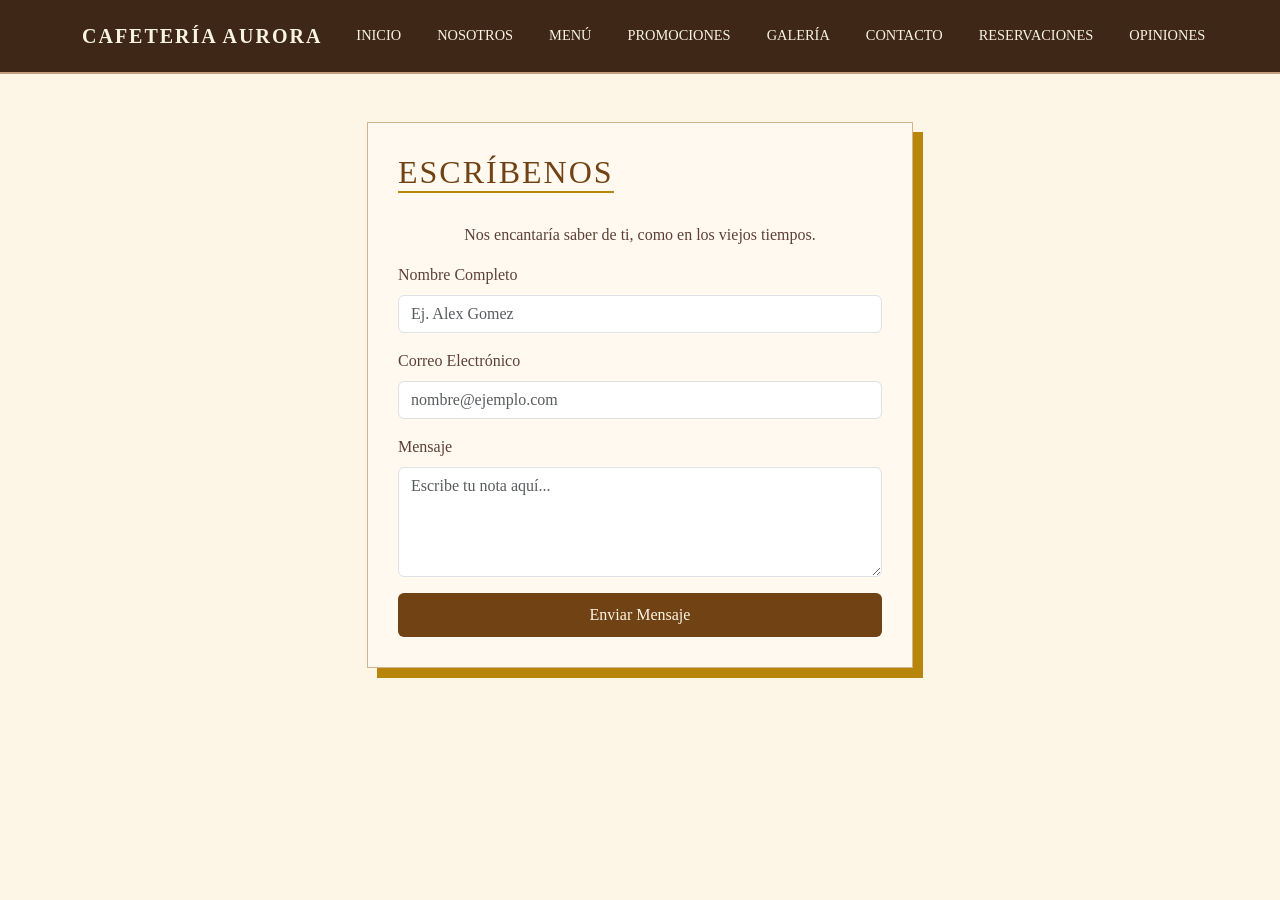
<file: contacto.html>
<!DOCTYPE html>
<html lang="es">

<head>
    <meta charset="UTF-8">
    <meta name="viewport" content="width=device-width, initial-scale=1.0">
    <title>Contacto</title>
    <link href="https://cdn.jsdelivr.net/npm/bootstrap@5.3.0/dist/css/bootstrap.min.css" rel="stylesheet">
    <link rel="stylesheet" href="css/style_galeria.css">
    <link rel="stylesheet" href="css/nav.css">
</head>

<body>
    <nav class="navbar navbar-expand-lg navbar-dark navbar-aurora sticky-top">
        <div class="container">
            <a class="navbar-brand" href="#">CAFETERÍA AURORA</a>
            <button class="navbar-toggler" type="button" data-bs-toggle="collapse" data-bs-target="#navbarNav"
                aria-controls="navbarNav" aria-expanded="false" aria-label="Toggle navigation">
                <span class="navbar-toggler-icon"></span>
            </button>
            <div class="collapse navbar-collapse" id="navbarNav">
                <ul class="navbar-nav ms-auto">
                    <li class="nav-item">
                        <a class="nav-link" href="index.html">INICIO</a>
                    </li>
                    <li class="nav-item">
                        <a class="nav-link" href="nosotros.html">NOSOTROS</a>
                    </li>
                    <li class="nav-item">
                        <a class="nav-link" href="menu.html">MENÚ</a>
                    </li>
                    <li class="nav-item">
                        <a class="nav-link" href="promociones.html">PROMOCIONES</a>
                    </li>
                    <li class="nav-item">
                        <a class="nav-link" href="galeria.html">GALERÍA</a>
                    </li>
                    <li class="nav-item">
                        <a class="nav-link" href="contacto.html">CONTACTO</a>
                    </li>
                    <li class="nav-item">
                        <a class="nav-link" href="reservaciones.html">RESERVACIONES</a>
                    </li>
                    <li class="nav-item">
                        <a class="nav-link" href="opiniones.html">OPINIONES</a>
                    </li>
                </ul>
            </div>
        </div>
    </nav>
    <div class="container mt-5">
        <div class="row justify-content-center">
            <div class="col-md-6">
                <div class="card-vintage">
                    <h2 class="text-center">Escríbenos</h2>
                    <p class="text-center italic">Nos encantaría saber de ti, como en los viejos tiempos.</p>
                    <form>
                        <div class="mb-3">
                            <label class="form-label">Nombre Completo</label>
                            <input type="text" class="form-control" placeholder="Ej. Alex Gomez">
                        </div>
                        <div class="mb-3">
                            <label class="form-label">Correo Electrónico</label>
                            <input type="email" class="form-control" placeholder="nombre@ejemplo.com">
                        </div>
                        <div class="mb-3">
                            <label class="form-label">Mensaje</label>
                            <textarea class="form-control" rows="4" placeholder="Escribe tu nota aquí..."></textarea>
                        </div>
                        <button type="submit" class="btn btn-vintage w-100">Enviar Mensaje</button>
                    </form>
                </div>
            </div>
        </div>
    </div>

</body>

</html>
</file>
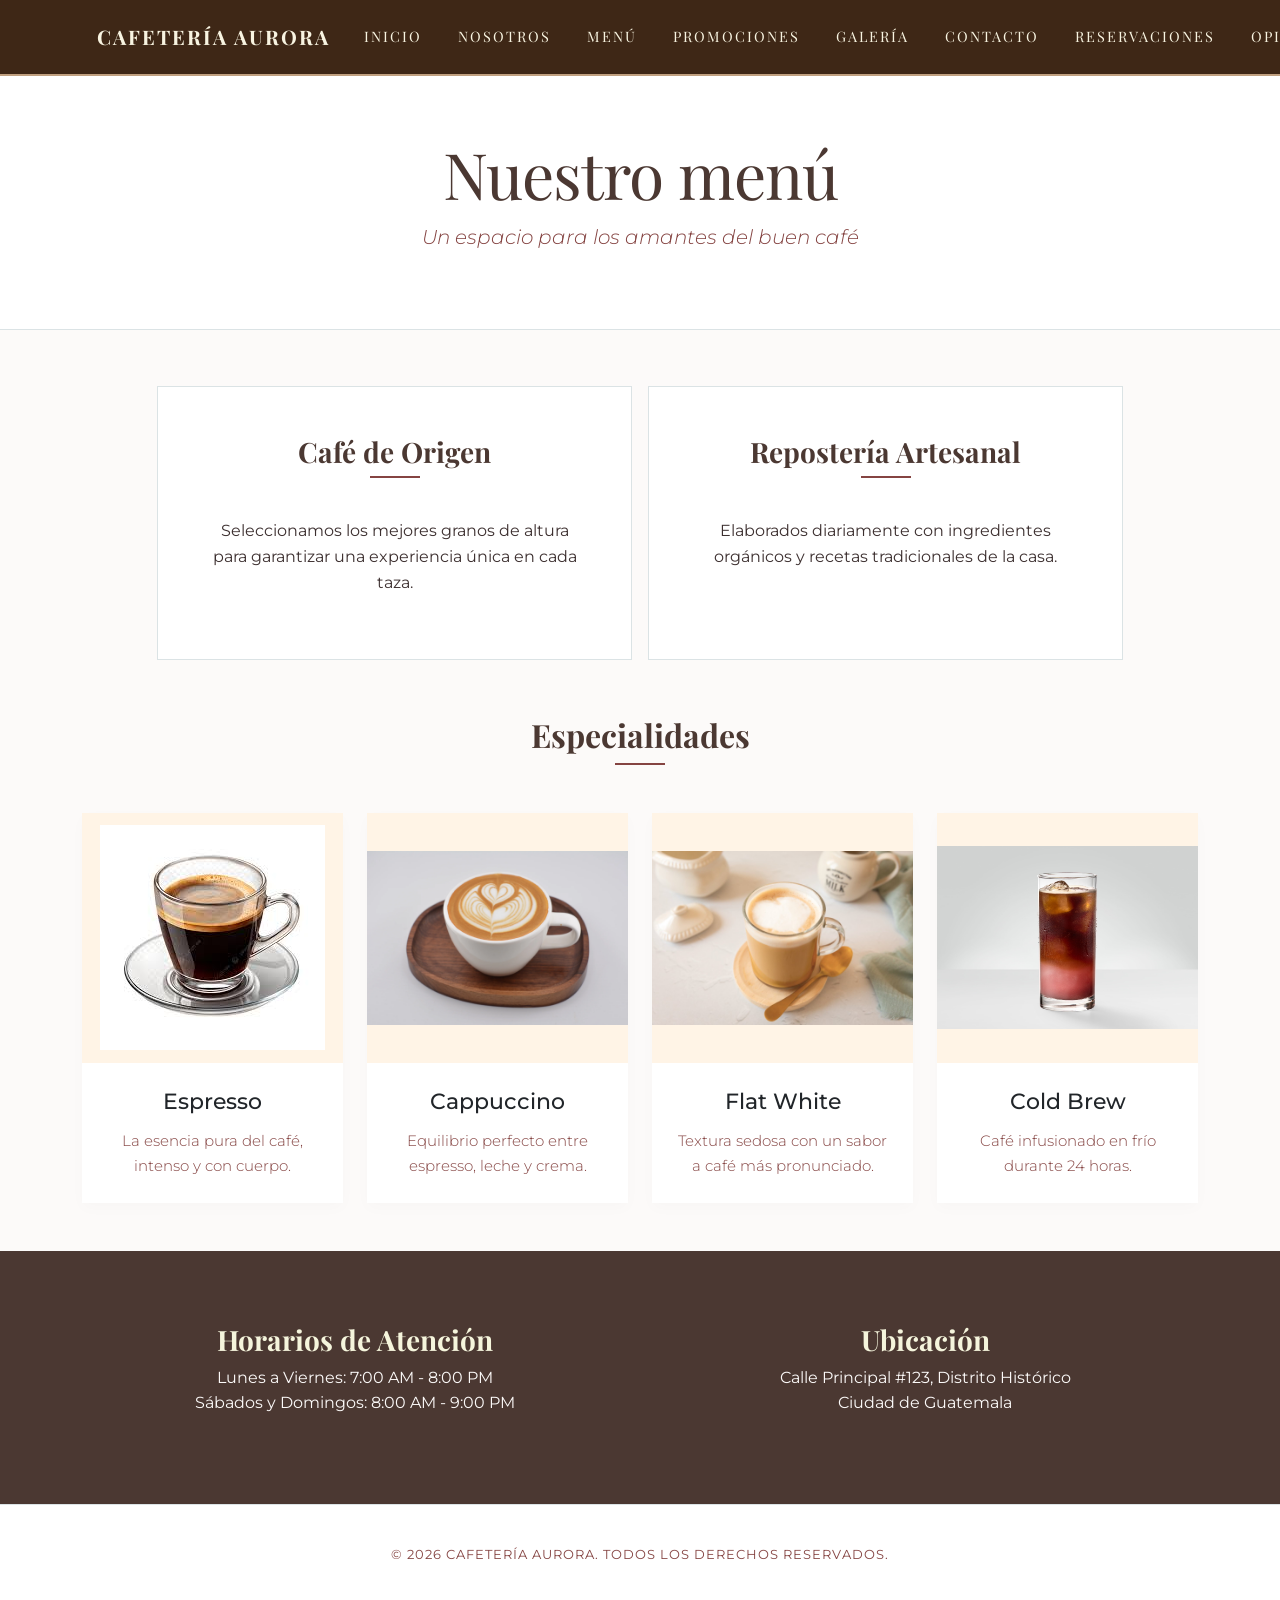
<file: menu.html>
<!DOCTYPE html>
<html lang="es">

<head>
    <meta charset="UTF-8">
    <meta name="viewport" content="width=device-width, initial-scale=1.0">
    <title>Menú | Cafetería Minimalista</title>
    <!-- Bootstrap CSS -->
    <link href="https://cdn.jsdelivr.net/npm/bootstrap@5.3.3/dist/css/bootstrap.min.css" rel="stylesheet">
    <!-- Google Fonts -->
    <link rel="preconnect" href="https://fonts.googleapis.com">
    <link rel="preconnect" href="https://fonts.gstatic.com" crossorigin>
    <!-- Custom CSS -->
    <link rel="stylesheet" href="css/menu.css">
    <link rel="stylesheet" href="css/nav.css">
</head>

<body>
    <nav class="navbar navbar-expand-lg navbar-dark navbar-aurora sticky-top">
        <div class="container">
            <a class="navbar-brand" href="#">CAFETERÍA AURORA</a>
            <button class="navbar-toggler" type="button" data-bs-toggle="collapse" data-bs-target="#navbarNav"
                aria-controls="navbarNav" aria-expanded="false" aria-label="Toggle navigation">
                <span class="navbar-toggler-icon"></span>
            </button>
            <div class="collapse navbar-collapse" id="navbarNav">
                <ul class="navbar-nav ms-auto">
                    <li class="nav-item">
                        <a class="nav-link" href="index.html">INICIO</a>
                    </li>
                    <li class="nav-item">
                        <a class="nav-link" href="nosotros.html">NOSOTROS</a>
                    </li>
                    <li class="nav-item">
                        <a class="nav-link" href="menu.html">MENÚ</a>
                    </li>
                    <li class="nav-item">
                        <a class="nav-link" href="promociones.html">PROMOCIONES</a>
                    </li>
                    <li class="nav-item">
                        <a class="nav-link" href="galeria.html">GALERÍA</a>
                    </li>
                    <li class="nav-item">
                        <a class="nav-link" href="contacto.html">CONTACTO</a>
                    </li>
                    <li class="nav-item">
                        <a class="nav-link" href="reservaciones.html">RESERVACIONES</a>
                    </li>
                    <li class="nav-item">
                        <a class="nav-link" href="opiniones.html">OPINIONES</a>
                    </li>
                </ul>
            </div>
        </div>
    </nav>
    <header class="text-center">
        <div class="container">
            <h1 class="display-3">Nuestro menú</h1>
            <p class="lead">Un espacio para los amantes del buen café</p>
        </div>
    </header>
    <main class="columnas-menu">
        <div class="container py-5">
            <!-- Introducción al Menú -->
            <div class="row justify-content-center mb-5">
                <div class="col-md-5 text-center border-custom p-5 m-2 bg-white">
                    <h3 class="section-title">Café de Origen</h3>
                    <p>Seleccionamos los mejores granos de altura para garantizar una experiencia única en cada taza.
                    </p>
                </div>
                <div class="col-md-5 text-center border-custom p-5 m-2 bg-white">
                    <h3 class="section-title">Repostería Artesanal</h3>
                    <p>Elaborados diariamente con ingredientes orgánicos y recetas tradicionales de la casa.</p>
                </div>
            </div>

            <!-- Galería de Productos -->
            <h2 class="text-center mb-5 section-title d-block mx-auto" style="width: fit-content;">Especialidades</h2>
            <div class="row g-4">
                <div class="col-md-3">
                    <div class="card h-100">
                        <div class="card-img-top d-flex align-items-center justify-content-center text-muted italic">
                            <img src="img/expreso.jpg" alt="">
                        </div>
                        <div class="card-body">
                            <h5 class="card-title">Espresso</h5>
                            <p class="card-text">La esencia pura del café, intenso y con cuerpo.</p>
                        </div>
                    </div>
                </div>
                <div class="col-md-3">
                    <div class="card h-100">
                        <div class="card-img-top d-flex align-items-center justify-content-center text-muted italic">
                            <img src="img/capuccino.webp" alt="" width="100%">
                        </div>
                        <div class="card-body">
                            <h5 class="card-title">Cappuccino</h5>
                            <p class="card-text">Equilibrio perfecto entre espresso, leche y crema.</p>
                        </div>
                    </div>
                </div>
                <div class="col-md-3">
                    <div class="card h-100">
                        <div class="card-img-top d-flex align-items-center justify-content-center text-muted italic">
                            <img src="img/flat-whitr.jpg" alt="" width="100%">
                        </div>
                        <div class="card-body">
                            <h5 class="card-title">Flat White</h5>
                            <p class="card-text">Textura sedosa con un sabor a café más pronunciado.</p>
                        </div>
                    </div>
                </div>
                <div class="col-md-3">
                    <div class="card h-100">
                        <div class="card-img-top d-flex align-items-center justify-content-center text-muted italic">
                            <img src="img/cold-brew.jpg" alt="" width="100%">
                        </div>
                        <div class="card-body">
                            <h5 class="card-title">Cold Brew</h5>
                            <p class="card-text">Café infusionado en frío durante 24 horas.</p>
                        </div>
                    </div>
                </div>
            </div>
        </div>
    </main>

    <section class="seccion-inferior">
        <div class="container py-5">
            <div class="row">
                <div class="col-md-6 text-center p-4">
                    <h3>Horarios de Atención</h3>
                    <p>Lunes a Viernes: 7:00 AM - 8:00 PM<br>Sábados y Domingos: 8:00 AM - 9:00 PM</p>
                </div>
                <div class="col-md-6 text-center p-4">
                    <h3>Ubicación</h3>
                    <p>Calle Principal #123, Distrito Histórico<br>Ciudad de Guatemala</p>
                </div>
            </div>
        </div>
    </section>

    <footer>
        <div class="container">
            <p>&copy; 2026 Cafetería Aurora. Todos los derechos reservados.</p>
        </div>
    </footer>

    <!-- Bootstrap JS Bundle -->
    <script src="https://cdn.jsdelivr.net/npm/bootstrap@5.3.3/dist/js/bootstrap.bundle.min.js"></script>
</body>

</html>
</file>
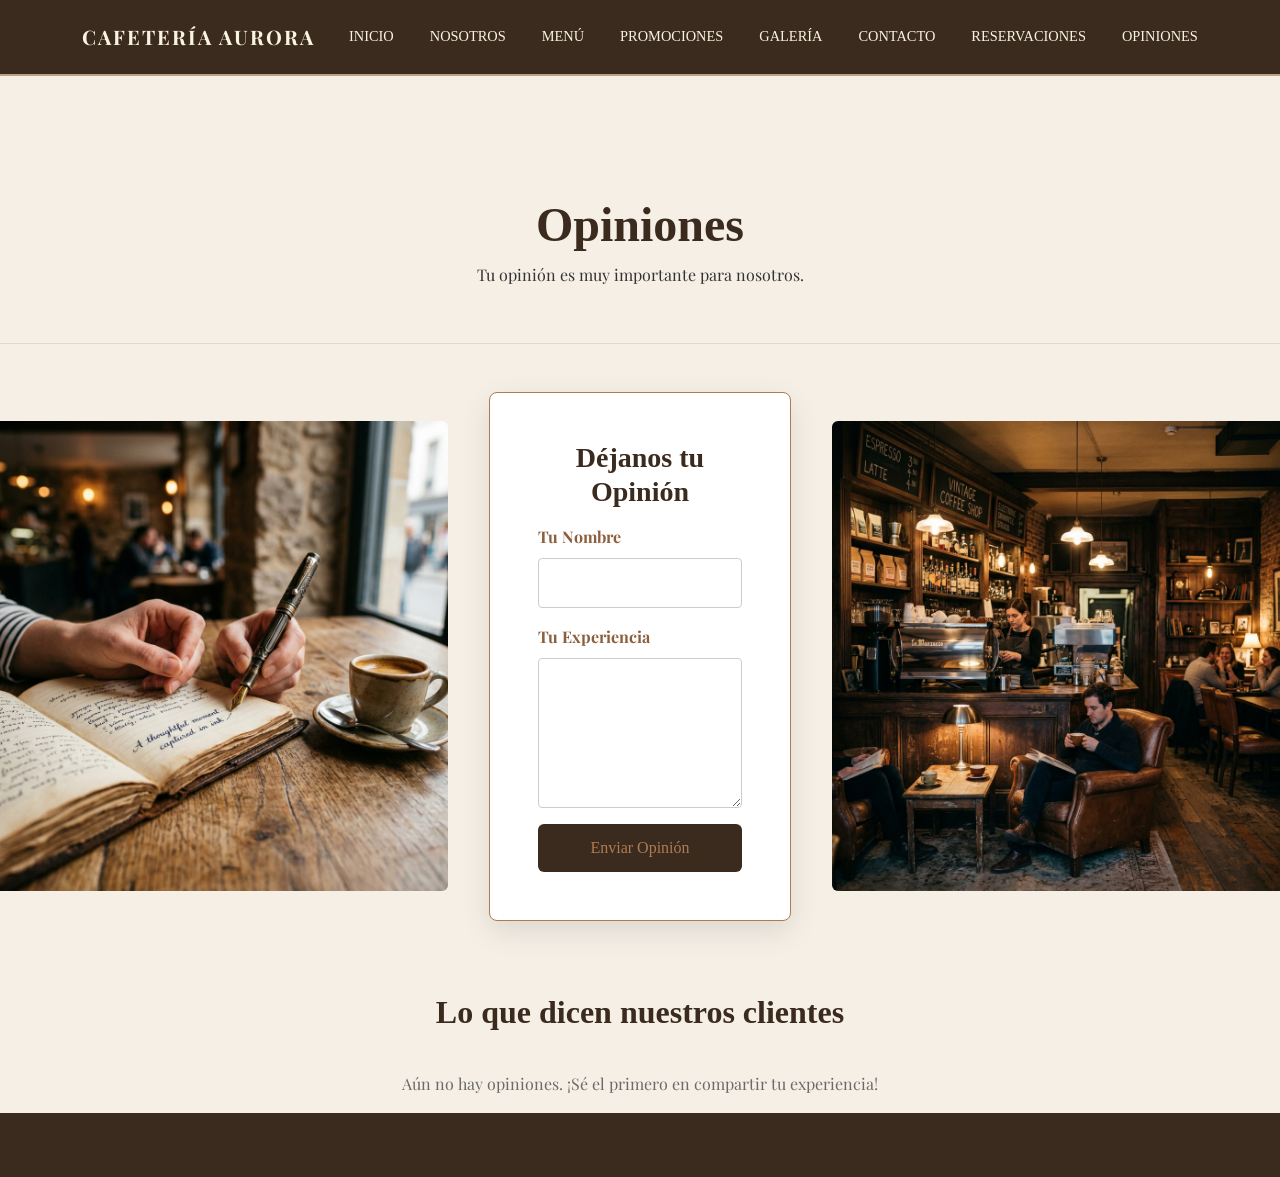
<file: opiniones.html>
<!DOCTYPE html>
<html lang="es">

<head>
    <meta charset="UTF-8">
    <meta name="viewport" content="width=device-width, initial-scale=1.0">
    <title>Opiniones - Café Aurora</title>
    <link rel="preconnect" href="https://fonts.googleapis.com">
    <link rel="preconnect" href="https://fonts.gstatic.com" crossorigin>
    <link
        href="https://fonts.googleapis.com/css2?family=Playfair+Display:ital,wght@0,400;0,600;0,700;1,400&family=Lora:ital,wght@0,400;0,500;1,400&display=swap"
        rel="stylesheet">
    <link rel="stylesheet" href="https://cdn.jsdelivr.net/npm/bootstrap@5.3.8/dist/css/bootstrap.min.css">
    <link rel="stylesheet" href="css/styles.css">
    <link rel="stylesheet" href="css/nav.css">
    <style>
        .page-header {
            padding: 120px 20px 40px;
            text-align: center;
            background-color: transparent;
            border-bottom: 1px solid rgba(174, 124, 82, 0.2);
        }

        .page-header h1 {
            color: var(--bg-dark);
            font-size: 3rem;
        }

        .success-msg {
            display: none;
            background: rgba(40, 167, 69, 0.2);
            border: 1px solid #28a745;
            color: #28a745;
            padding: 15px;
            border-radius: 4px;
            margin-bottom: 20px;
            text-align: center;
            font-weight: bold;
        }
    </style>
</head>

<body>
    <nav class="navbar navbar-expand-lg navbar-dark navbar-aurora sticky-top">
        <div class="container">
            <a class="navbar-brand" href="#">CAFETERÍA AURORA</a>
            <button class="navbar-toggler" type="button" data-bs-toggle="collapse" data-bs-target="#navbarNav"
                aria-controls="navbarNav" aria-expanded="false" aria-label="Toggle navigation">
                <span class="navbar-toggler-icon"></span>
            </button>
            <div class="collapse navbar-collapse" id="navbarNav">
                <ul class="navbar-nav ms-auto">
                    <li class="nav-item">
                        <a class="nav-link" href="index.html">INICIO</a>
                    </li>
                    <li class="nav-item">
                        <a class="nav-link" href="nosotros.html">NOSOTROS</a>
                    </li>
                    <li class="nav-item">
                        <a class="nav-link" href="menu.html">MENÚ</a>
                    </li>
                    <li class="nav-item">
                        <a class="nav-link" href="promociones.html">PROMOCIONES</a>
                    </li>
                    <li class="nav-item">
                        <a class="nav-link" href="galeria.html">GALERÍA</a>
                    </li>
                    <li class="nav-item">
                        <a class="nav-link" href="contacto.html">CONTACTO</a>
                    </li>
                    <li class="nav-item">
                        <a class="nav-link" href="reservaciones.html">RESERVACIONES</a>
                    </li>
                    <li class="nav-item">
                        <a class="nav-link" href="opiniones.html">OPINIONES</a>
                    </li>
                </ul>
            </div>
        </div>
    </nav>
    <div class="page-header">
        <h1>Opiniones</h1>
        <p>Tu opinión es muy importante para nosotros.</p>
    </div>

    <!-- Sección de Opiniones -->
    <div class="container-fluid py-5">
        <div class="row align-items-center justify-content-center text-center">

            <!-- Imagen izquierda -->
            <div class="col-md-4 col-12 mb-4 d-flex justify-content-center">
                <img src="images/opiniones.png" alt="Imagen Opiniones" class="img-fluid rounded"
                    style="max-width: 470px;">
            </div>

            <!-- Formulario -->
            <div class="col-md-4 col-12 mb-4 d-flex justify-content-center">
                <section class="form-section w-75 style=" background-color: var(--bg-light); max-width: 600px">
                    <div class="form-container p-5">
                        <h3 class="text-center mb-3" style="color: var(--bg-dark);">
                            Déjanos tu Opinión
                        </h3>

                        <div id="opinionSuccess" class="success-msg text-center">
                            ¡Gracias por tu opinión!
                        </div>

                        <form id="opinionForm">
                            <div class="form-group mb-3 text-start">
                                <label for="opNombre">Tu Nombre</label>
                                <input type="text" id="opNombre" class="form-control" required>
                            </div>

                            <div class="form-group mb-3 text-start">
                                <label for="opTexto">Tu Experiencia</label>
                                <textarea id="opTexto" class="form-control" required></textarea>
                            </div>

                            <button type="submit" class="btn btn-primary w-100">
                                Enviar Opinión
                            </button>
                        </form>
                    </div>
                </section>
            </div>

            <!-- Imagen derecha -->
            <div class="col-md-4 col-12 mb-4 d-flex justify-content-center">
                <img src="images/opiniones2.png" alt="Imagen Opiniones" class="img-fluid rounded"
                    style="max-width: 470px;">
            </div>

        </div>
    </div>

    <!-- Opiniones -->
    <h2 class="text-center" style="color: var(--bg-dark);">
        Lo que dicen nuestros clientes
    </h2>
    <div class="separator center"></div>

    <div id="opinionesLista" class="reviews-grid container"></div>



    <footer class="footer">

    </footer>

    <script>
        // Funcionalidad de reservaciones eliminada de esta página

        // Funcionalidad para Opiniones
        const opinionForm = document.getElementById('opinionForm');
        const opinionesLista = document.getElementById('opinionesLista');

        function cargarOpiniones() {
            let opiniones = JSON.parse(localStorage.getItem('opinionesAurora')) || [];
            opinionesLista.innerHTML = '';

            if (opiniones.length === 0) {
                opinionesLista.innerHTML = '<p style="text-align:center; grid-column: 1/-1; opacity: 0.7;">Aún no hay opiniones. ¡Sé el primero en compartir tu experiencia!</p>';
                return;
            }

            // Mostrar desde la más reciente
            opiniones.reverse().forEach(op => {
                const card = document.createElement('div');
                card.className = 'review-card fade-in-up visible';
                card.innerHTML = `
                    <span class="review-author">${op.nombre}</span>
                    <p class="review-text">"${op.texto}"</p>
                `;
                opinionesLista.appendChild(card);
            });
        }

        opinionForm.addEventListener('submit', function (e) {
            e.preventDefault();

            const opinion = {
                id: Date.now(),
                nombre: document.getElementById('opNombre').value,
                texto: document.getElementById('opTexto').value
            };

            // Guardar
            let opiniones = JSON.parse(localStorage.getItem('opinionesAurora')) || [];
            opiniones.push(opinion);
            localStorage.setItem('opinionesAurora', JSON.stringify(opiniones));

            // Mostrar éxito y recargar lista
            const successMsg = document.getElementById('opinionSuccess');
            successMsg.style.display = 'block';
            opinionForm.reset();

            cargarOpiniones();

            setTimeout(() => {
                successMsg.style.display = 'none';
            }, 3000);
        });

        // Cargar opiniones al iniciar
        cargarOpiniones();
    </script>
</body>

</html>
</file>
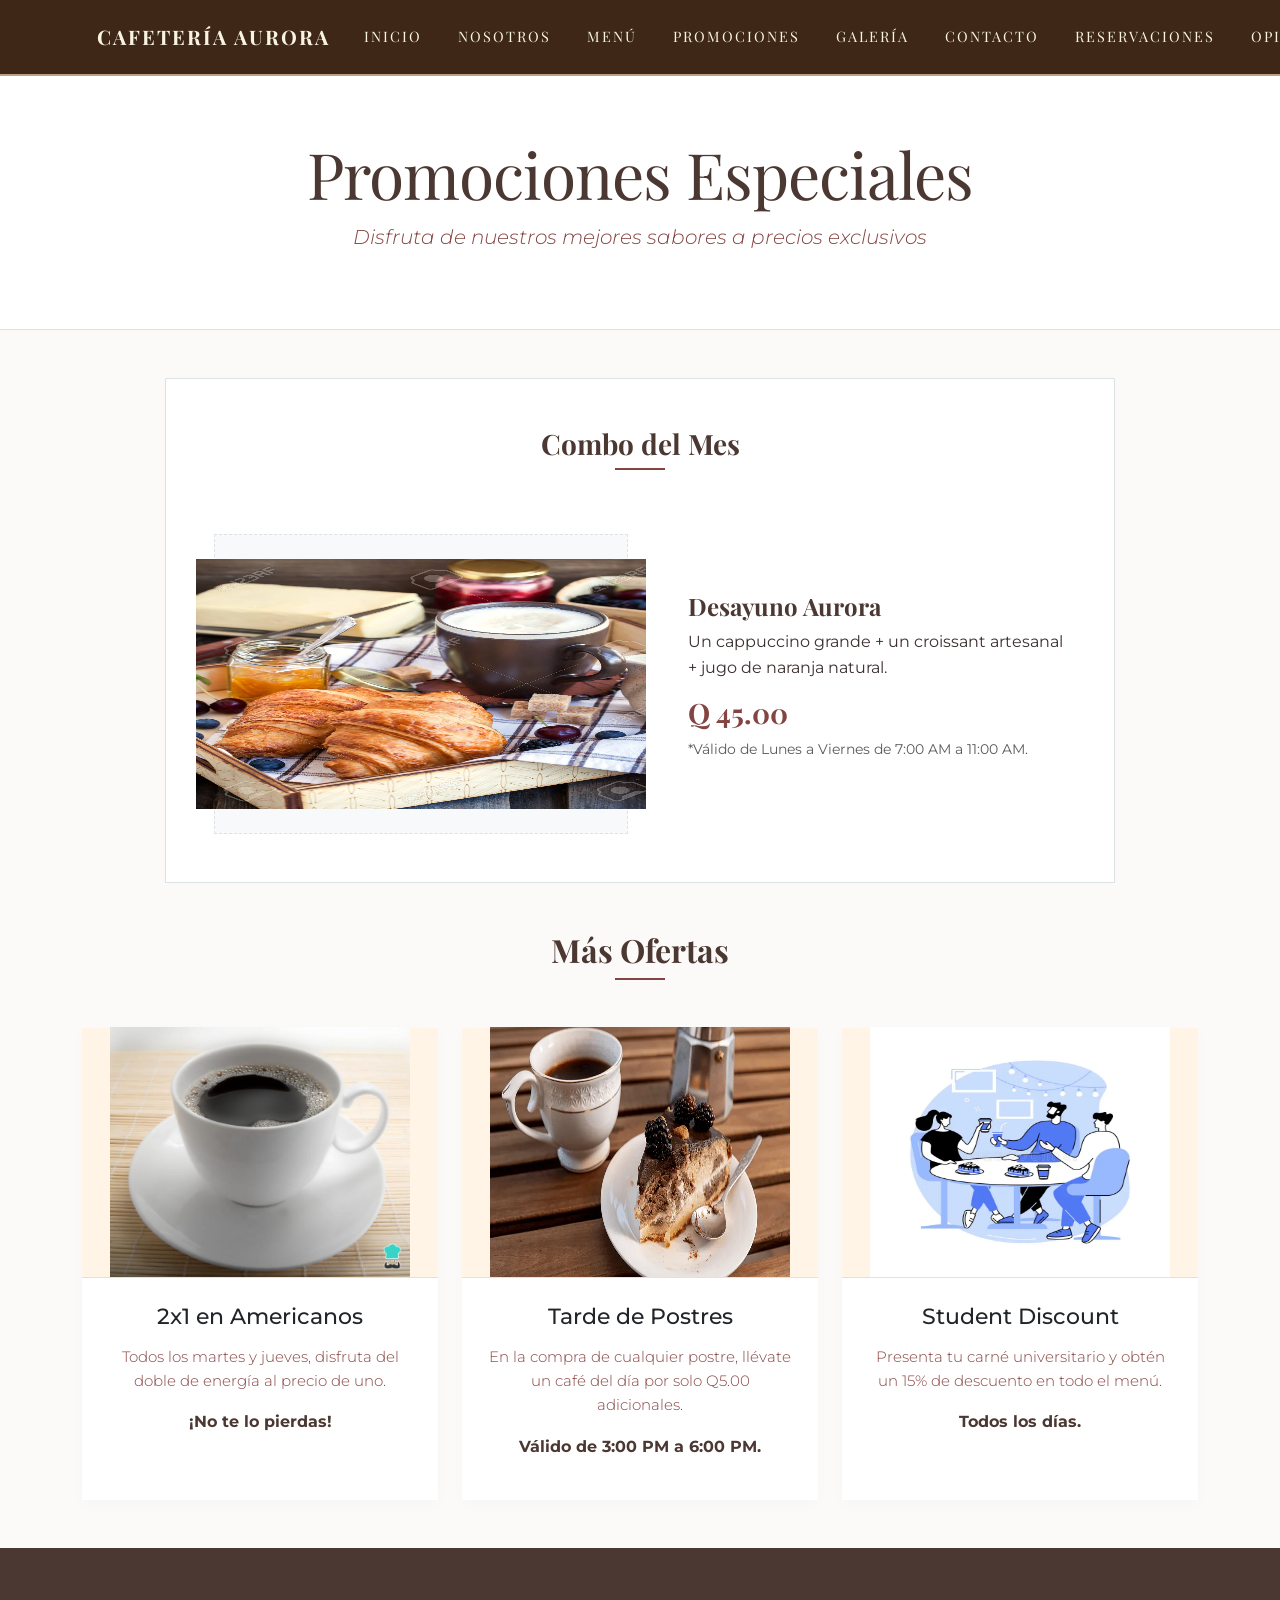
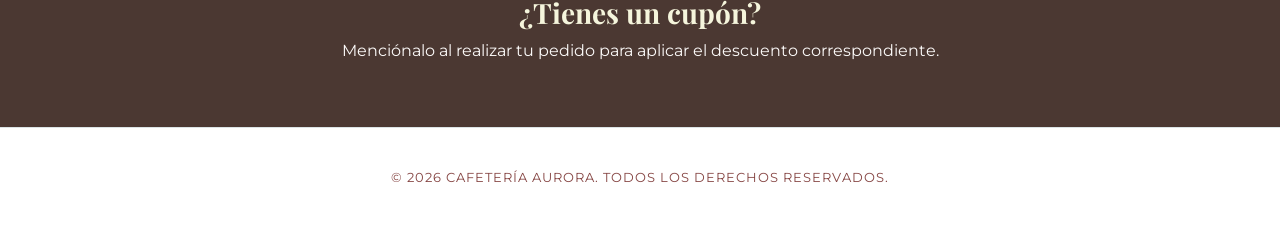
<file: promociones.html>
<!DOCTYPE html>
<html lang="es">

<head>
    <meta charset="UTF-8">
    <meta name="viewport" content="width=device-width, initial-scale=1.0">
    <title>Promociones | Cafetería Aurora</title>
    <!-- Bootstrap CSS -->
    <link href="https://cdn.jsdelivr.net/npm/bootstrap@5.3.3/dist/css/bootstrap.min.css" rel="stylesheet">
    <!-- Google Fonts -->
    <link rel="preconnect" href="https://fonts.googleapis.com">
    <link rel="preconnect" href="https://fonts.gstatic.com" crossorigin>
    <!-- Custom CSS -->
    <link rel="stylesheet" href="css/menu.css">
    <link rel="stylesheet" href="css/nav.css">
</head>

<body>
    <nav class="navbar navbar-expand-lg navbar-dark navbar-aurora sticky-top">
        <div class="container">
            <a class="navbar-brand" href="#">CAFETERÍA AURORA</a>
            <button class="navbar-toggler" type="button" data-bs-toggle="collapse" data-bs-target="#navbarNav"
                aria-controls="navbarNav" aria-expanded="false" aria-label="Toggle navigation">
                <span class="navbar-toggler-icon"></span>
            </button>
            <div class="collapse navbar-collapse" id="navbarNav">
                <ul class="navbar-nav ms-auto">
                    <li class="nav-item">
                        <a class="nav-link" href="index.html">INICIO</a>
                    </li>
                    <li class="nav-item">
                        <a class="nav-link" href="nosotros.html">NOSOTROS</a>
                    </li>
                    <li class="nav-item">
                        <a class="nav-link" href="menu.html">MENÚ</a>
                    </li>
                    <li class="nav-item">
                        <a class="nav-link" href="promociones.html">PROMOCIONES</a>
                    </li>
                    <li class="nav-item">
                        <a class="nav-link" href="galeria.html">GALERÍA</a>
                    </li>
                    <li class="nav-item">
                        <a class="nav-link" href="contacto.html">CONTACTO</a>
                    </li>
                    <li class="nav-item">
                        <a class="nav-link" href="reservaciones.html">RESERVACIONES</a>
                    </li>
                    <li class="nav-item">
                        <a class="nav-link" href="opiniones.html">OPINIONES</a>
                    </li>
                </ul>
            </div>
        </div>
    </nav>
    <header class="text-center">
        <div class="container">
            <h1 class="display-3">Promociones Especiales</h1>
            <p class="lead">Disfruta de nuestros mejores sabores a precios exclusivos</p>
        </div>
    </header>
    <main class="columnas-menu">
        <div class="container py-5">
            <!-- Sección de Promociones Destacadas -->
            <div class="row justify-content-center mb-5">
                <div class="col-md-10 text-center border-custom p-5 bg-white">
                    <h3 class="section-title">Combo del Mes</h3>
                    <div class="row align-items-center mt-4">
                        <div class="col-md-6 mb-4 mb-md-0">
                            <!-- Espacio para Imagen de la Promoción Principal -->
                            <div class="bg-light d-flex align-items-center justify-content-center"
                                style="height: 300px; border: 1px dashed var(--gris-claro);">
                                <span class="text-muted italic">
                                    <img src="img/desayuno-promocion.jpg" alt="" width="450px" height="250px">
                                </span>
                            </div>
                        </div>
                        <div class="col-md-6 text-start ps-md-5">
                            <h4>Desayuno Aurora</h4>
                            <p>Un cappuccino grande + un croissant artesanal + jugo de naranja natural.</p>
                            <h3 style="color: var(--cafe-medio) !important;">Q 45.00</h3>
                            <p class="small text-muted">*Válido de Lunes a Viernes de 7:00 AM a 11:00 AM.</p>
                        </div>
                    </div>
                </div>
            </div>

            <!-- Grid de Promociones Secundarias -->
            <h2 class="text-center mb-5 section-title d-block mx-auto" style="width: fit-content;">Más Ofertas</h2>
            <div class="row g-4">
                <!-- Promoción 2 -->
                <div class="col-md-4">
                    <div class="card h-100">
                        <div class="card-img-top d-flex align-items-center justify-content-center text-muted italic"
                            style="border-bottom: 1px solid var(--gris-claro);">
                            <img src="img/americano.jpg" alt="" width="300px" height="250px">
                        </div>
                        <div class="card-body">
                            <h5 class="card-title">2x1 en Americanos</h5>
                            <p class="card-text">Todos los martes y jueves, disfruta del doble de energía al precio de
                                uno.</p>
                            <p class="fw-bold" style="color: var(--cafe-oscuro);">¡No te lo pierdas!</p>
                        </div>
                    </div>
                </div>
                <!-- Promoción 3 -->
                <div class="col-md-4">
                    <div class="card h-100">
                        <div class="card-img-top d-flex align-items-center justify-content-center text-muted italic"
                            style="border-bottom: 1px solid var(--gris-claro);">
                            <img src="img/postre.webp" alt="" width="300px" height="250px">
                        </div>
                        <div class="card-body">
                            <h5 class="card-title">Tarde de Postres</h5>
                            <p class="card-text">En la compra de cualquier postre, llévate un café del día por solo
                                Q5.00 adicionales.</p>
                            <p class="fw-bold" style="color: var(--cafe-oscuro);">Válido de 3:00 PM a 6:00 PM.</p>
                        </div>
                    </div>
                </div>
                <!-- Promoción 4 -->
                <div class="col-md-4">
                    <div class="card h-100">
                        <div class="card-img-top d-flex align-items-center justify-content-center text-muted italic"
                            style="border-bottom: 1px solid var(--gris-claro);">
                            <img src="img/descuento-universitarios.webp" alt="" width="300px" height="250px">
                        </div>
                        <div class="card-body">
                            <h5 class="card-title">Student Discount</h5>
                            <p class="card-text">Presenta tu carné universitario y obtén un 15% de descuento en todo el
                                menú.</p>
                            <p class="fw-bold" style="color: var(--cafe-oscuro);">Todos los días.</p>
                        </div>
                    </div>
                </div>
            </div>
        </div>
    </main>

    <section class="seccion-inferior">
        <div class="container py-5 text-center">
            <h3>¿Tienes un cupón?</h3>
            <p>Menciónalo al realizar tu pedido para aplicar el descuento correspondiente.</p>
        </div>
    </section>

    <footer>
        <div class="container">
            <p>&copy; 2026 Cafetería Aurora. Todos los derechos reservados.</p>
        </div>
    </footer>

    <!-- Bootstrap JS Bundle -->
    <script src="https://cdn.jsdelivr.net/npm/bootstrap@5.3.3/dist/js/bootstrap.bundle.min.js"></script>
</body>

</html>
</file>
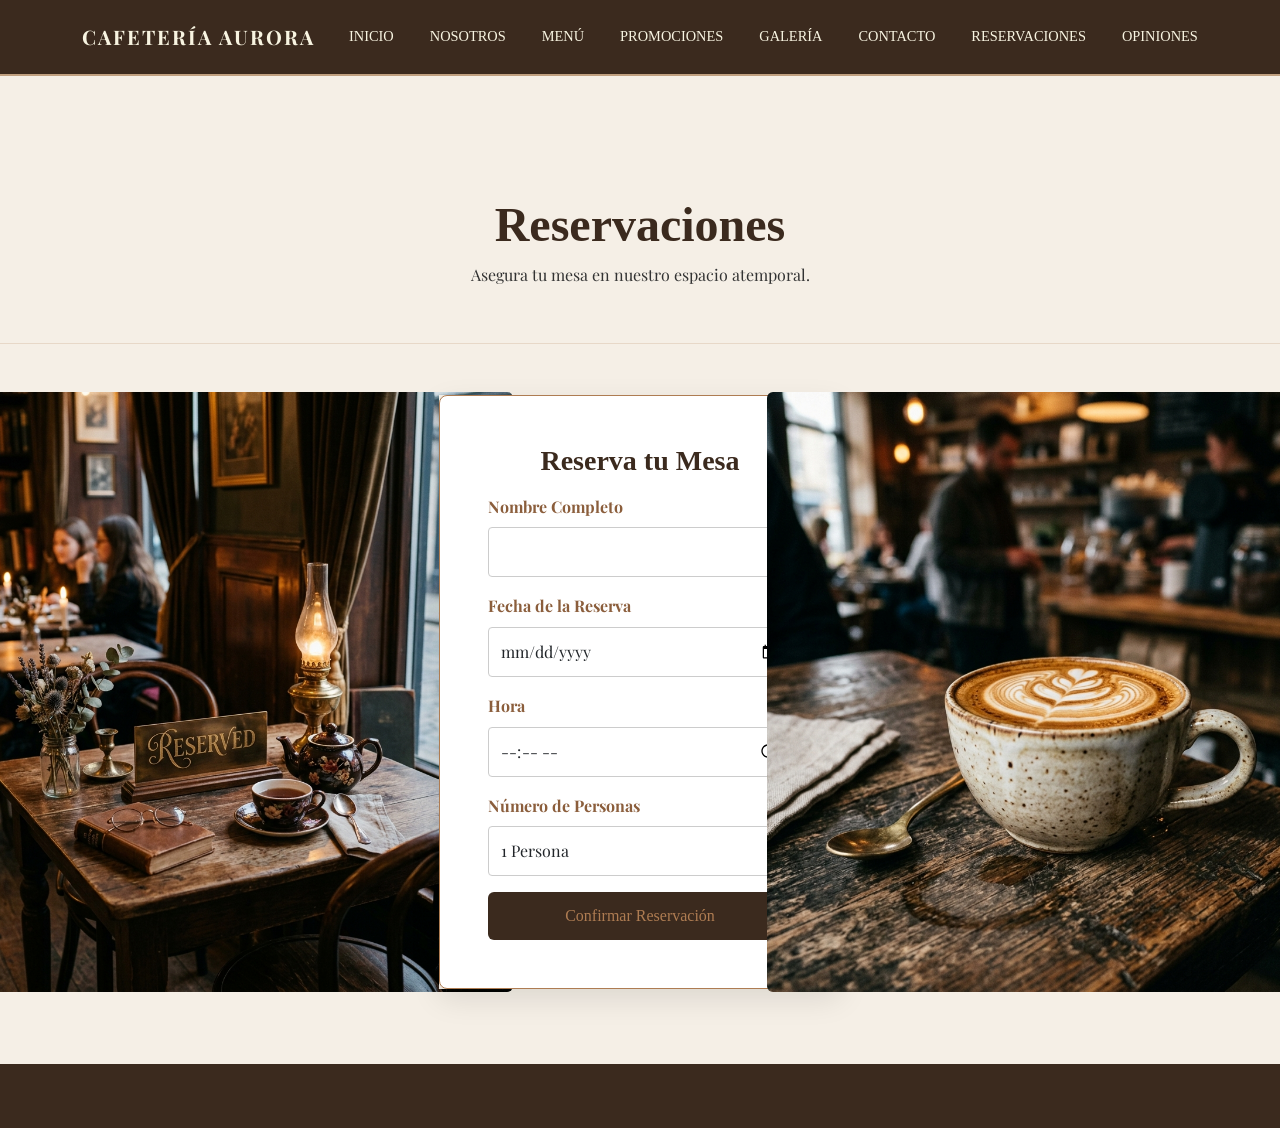
<file: reservaciones.html>
<!DOCTYPE html>
<html lang="es">

<head>
    <meta charset="UTF-8">
    <meta name="viewport" content="width=device-width, initial-scale=1.0">
    <title>Reservaciones - Café Aurora</title>
    <link rel="preconnect" href="https://fonts.googleapis.com">
    <link rel="preconnect" href="https://fonts.gstatic.com" crossorigin>
    <link
        href="https://fonts.googleapis.com/css2?family=Playfair+Display:ital,wght@0,400;0,600;0,700;1,400&family=Lora:ital,wght@0,400;0,500;1,400&display=swap"
        rel="stylesheet">
    <link rel="stylesheet" href="https://cdn.jsdelivr.net/npm/bootstrap@5.3.8/dist/css/bootstrap.min.css">
    <link rel="stylesheet" href="css/styles.css">
    <link rel="stylesheet" href="css/nav.css">
    <style>
        .page-header {
            padding: 120px 20px 40px;
            text-align: center;
            background-color: transparent;
            border-bottom: 1px solid rgba(174, 124, 82, 0.2);
        }

        .page-header h1 {
            color: var(--bg-dark);
            font-size: 3rem;
        }

        .success-msg {
            display: none;
            background: rgba(40, 167, 69, 0.2);
            border: 1px solid #28a745;
            color: #28a745;
            padding: 15px;
            border-radius: 4px;
            margin-bottom: 20px;
            text-align: center;
            font-weight: bold;
        }
    </style>
</head>

<body>
    <nav class="navbar navbar-expand-lg navbar-dark navbar-aurora sticky-top">
        <div class="container">
            <a class="navbar-brand" href="#">CAFETERÍA AURORA</a>
            <button class="navbar-toggler" type="button" data-bs-toggle="collapse" data-bs-target="#navbarNav"
                aria-controls="navbarNav" aria-expanded="false" aria-label="Toggle navigation">
                <span class="navbar-toggler-icon"></span>
            </button>
            <div class="collapse navbar-collapse" id="navbarNav">
                <ul class="navbar-nav ms-auto">
                    <li class="nav-item">
                        <a class="nav-link" href="index.html">INICIO</a>
                    </li>
                    <li class="nav-item">
                        <a class="nav-link" href="nosotros.html">NOSOTROS</a>
                    </li>
                    <li class="nav-item">
                        <a class="nav-link" href="menu.html">MENÚ</a>
                    </li>
                    <li class="nav-item">
                        <a class="nav-link" href="promociones.html">PROMOCIONES</a>
                    </li>
                    <li class="nav-item">
                        <a class="nav-link" href="galeria.html">GALERÍA</a>
                    </li>
                    <li class="nav-item">
                        <a class="nav-link" href="contacto.html">CONTACTO</a>
                    </li>
                    <li class="nav-item">
                        <a class="nav-link" href="reservaciones.html">RESERVACIONES</a>
                    </li>
                    <li class="nav-item">
                        <a class="nav-link" href="opiniones.html">OPINIONES</a>
                    </li>
                </ul>
            </div>
        </div>
    </nav>

    <div class="page-header">
        <h1>Reservaciones</h1>
        <p>Asegura tu mesa en nuestro espacio atemporal.</p>
    </div>

    <!-- Sección de Reservación -->
    <div class="container-fluid py-5">
        <div class="row align-items-center justify-content-center text-center">
            <div class="col-md-4 col-12 mb-4 d-flex justify-content-center">
                <img src="images/reservaciones.png" alt="Imagen Reservaciones" class="img-fluid rounded"
                    style="max-width: 600px;">
            </div>
            <div class="col-md-4 col-12 mb-4 d-flex justify-content-center">
                <section class="form-section w-100" style="background-color: var(--bg-light); max-width:600px">
                    <div class="form-container p-5">
                        <h3 class="text-center mb-3" style="color: var(--bg-dark);">
                            Reserva tu Mesa
                        </h3>
                        <div id="reservaSuccess" class="success-msg text-center">
                            ¡Reservación guardada con éxito!
                        </div>
                        <form id="reservaForm">
                            <div class="form-group mb-3 text-start">
                                <label for="resNombre">Nombre Completo</label>
                                <input type="text" id="resNombre" class="form-control" required>
                            </div>
                            <div class="form-group mb-3 text-start">
                                <label for="resFecha">Fecha de la Reserva</label>
                                <input type="date" id="resFecha" class="form-control" required>
                            </div>
                            <div class="form-group mb-3 text-start">
                                <label for="resHora">Hora</label>
                                <input type="time" id="resHora" class="form-control" required>
                            </div>
                            <div class="form-group mb-3 text-start">
                                <label for="resPersonas">Número de Personas</label>
                                <select id="resPersonas" class="form-control" required>
                                    <option value="1">1 Persona</option>
                                    <option value="2">2 Personas</option>
                                    <option value="3">3 Personas</option>
                                    <option value="4">4 Personas</option>
                                    <option value="5+">5 o más</option>
                                </select>
                            </div>
                            <button type="submit" class="btn btn-primary w-100">
                                Confirmar Reservación
                            </button>
                        </form>
                    </div>
                </section>
            </div>
            <div class="col-md-4 col-12 mb-4 d-flex justify-content-center">
                <img src="images/reservaciones2.png" alt="Imagen Reservaciones" class="img-fluid rounded"
                    style="max-width: 600px;">
            </div>
        </div>
    </div>

    <!-- Footer -->
    <footer class="footer">

    </footer>

    <script>
        // Funcionalidad para la Reservación
        const reservaForm = document.getElementById('reservaForm');
        reservaForm.addEventListener('submit', function (e) {
            e.preventDefault();

            const reserva = {
                id: Date.now(),
                nombre: document.getElementById('resNombre').value,
                fecha: document.getElementById('resFecha').value,
                hora: document.getElementById('resHora').value,
                personas: document.getElementById('resPersonas').value
            };

            // Obtener reservaciones previas
            let reservaciones = JSON.parse(localStorage.getItem('reservacionesAurora')) || [];
            reservaciones.push(reserva);

            // Guardar en localStorage
            localStorage.setItem('reservacionesAurora', JSON.stringify(reservaciones));

            // Mostrar mensaje de éxito y limpiar form
            const successMsg = document.getElementById('reservaSuccess');
            successMsg.style.display = 'block';
            reservaForm.reset();

            setTimeout(() => {
                successMsg.style.display = 'none';
            }, 3000);
        });

        // Fin de script de reservaciones
    </script>
</body>

</html>
</file>
<file: css/style_galeria.css>
/* Paleta Vintage: Crema (#fdf5e6), Sepia (#704214), Dorado Viejo (#b8860b) */
body {
    background-color: #fdf5e6;
    color: #5d4037;
    font-family: 'Georgia', serif;
}


h1, h2 {
    color: #704214;
    text-transform: uppercase;
    letter-spacing: 2px;
    border-bottom: 2px solid #b8860b;
    display: inline-block;
    margin-bottom: 30px;
}

/* Estilos para la Galería */
.img-container {
    cursor: pointer;
    overflow: hidden;
    border: 8px solid #fff;
    box-shadow: 5px 5px 15px rgba(0,0,0,0.3);
    transition: transform 0.3s ease;
    margin-bottom: 20px;
}

.img-container:hover {
    transform: scale(1.05) rotate(2deg);
}

/* Modal Personalizado (Overlay) */
#overlay {
    display: none;
    position: fixed;
    top: 0; left: 0; width: 100%; height: 100%;
    background: rgba(0, 0, 0, 0.85);
    z-index: 1000;
    justify-content: center;
    align-items: center;
}

#overlay img {
    max-width: 80%;
    max-height: 80%;
    border: 10px solid #fdf5e6;
    box-shadow: 0 0 20px rgba(255,255,255,0.2);
}

/* Estilos para Contacto */
.card-vintage {
    background: #fff9f0;
    border: 1px solid #d2b48c;
    padding: 30px;
    box-shadow: 10px 10px 0px #b8860b;
}

.btn-vintage {
    background-color: #704214;
    color: #fdf5e6;
    border: none;
    padding: 10px 25px;
}

.btn-vintage:hover {
    background-color: #b8860b;
    color: white;
}
</file>
<file: css/nav.css>
/* Estilo personalizado para el Navbar */
.navbar-aurora {
    background-color: #3e2716;
    /* El tono café oscuro de tu sitio */
    font-family: 'Playfair Display', serif;
    /* O la tipografía elegante que estés usando */
    border-bottom: 2px solid #c0a080;
    /* Un detalle sutil en dorado/crema */
    padding: 1rem 0;
}

.navbar-aurora .navbar-brand {
    letter-spacing: 2px;
    font-weight: bold;
    color: #f8f4e1 !important;
    /* Color crema para el texto */
}

.navbar-aurora .nav-link {
    color: #f8f4e1 !important;
    margin: 0 10px;
    font-size: 0.9rem;
    transition: all 0.3s ease;
}

/* Efecto al pasar el mouse */
.navbar-aurora .nav-link:hover {
    color: #c0a080 !important;
    /* Cambia a un tono café claro/dorado */
    text-decoration: underline;
}

.navbar-aurora .nav-link.active {
    border-bottom: 1px solid #f8f4e1;
}
</file>
<file: css/menu.css>
/* 
    Menu Cafetería - Estilo Minimalista
    Colores: Cafés, Grises, Beige, Blancos
*/

@import url('https://fonts.googleapis.com/css2?family=Montserrat:wght@300;400;600&family=Playfair+Display:ital,wght@0,400;0,700;1,400&display=swap');

:root {
    --cafe-oscuro: #4b3832;
    --cafe-medio: #854442;
    --beige: #f5f5dc;
    --beige-claro: #fff4e6;
    --gris-oscuro: #3c2f2f;
    --gris-claro: #dbe3e5;
    --blanco: #ffffff;
    --blanco-hueso: #fcfaf9;
}

body {
    background-color: var(--blanco-hueso);
    color: var(--gris-oscuro);
    font-family: 'Montserrat', sans-serif;
    line-height: 1.6;
}

h1,
h2,
h3,
h4,
.navbar-brand {
    font-family: 'Playfair Display', serif;
    font-weight: 700;
    color: var(--cafe-oscuro);
}

header {
    background-color: var(--blanco);
    border-bottom: 1px solid var(--gris-claro);
    padding: 60px 0;
}

header h1 {
    font-size: 3.5rem;
    letter-spacing: -1px;
}

header p {
    color: var(--cafe-medio);
    font-style: italic;
    font-size: 1.2rem;
}

nav a {
    text-decoration: none;
    color: var(--gris-oscuro);
    font-weight: 400;
    text-transform: uppercase;
    letter-spacing: 2px;
    font-size: 0.85rem;
    transition: all 0.3s ease;
    margin: 0 15px;
}

nav a:hover {
    color: var(--cafe-medio);
}

nav a.active {
    font-weight: 600;
    border-bottom: 2px solid var(--cafe-medio);
}

.columnas-menu {
    background-color: var(--blanco-hueso);
}

.section-title {
    position: relative;
    display: inline-block;
    margin-bottom: 40px;
    padding-bottom: 10px;
}

.section-title::after {
    content: '';
    position: absolute;
    bottom: 0;
    left: 50%;
    transform: translateX(-50%);
    width: 50px;
    height: 2px;
    background-color: var(--cafe-medio);
}

.card {
    border: none;
    border-radius: 0;
    background-color: var(--blanco);
    transition: transform 0.4s ease, box-shadow 0.4s ease;
    box-shadow: 0 5px 15px rgba(0, 0, 0, 0.02);
}

.card:hover {
    transform: translateY(-10px);
    box-shadow: 0 15px 30px rgba(75, 56, 50, 0.1);
}

.card-img-top {
    border-radius: 0;
    background-color: var(--beige-claro);
    height: 250px;
    object-fit: cover;
}

.card-body {
    padding: 25px;
    text-align: center;
}

.card-title {
    font-size: 1.4rem;
    margin-bottom: 15px;
}

.card-text {
    font-weight: 300;
    color: var(--cafe-medio);
    font-size: 0.95rem;
}

.border-custom {
    border: 1px solid var(--gris-claro) !important;
}

.bg-beige {
    background-color: var(--beige-claro);
}

.seccion-inferior {
    background-color: var(--cafe-oscuro);
    color: var(--blanco-hueso);
}

.seccion-inferior h3 {
    color: var(--beige);
}

footer {
    padding: 40px 0;
    background-color: var(--blanco);
    border-top: 1px solid var(--gris-claro);
    font-size: 0.8rem;
    color: var(--cafe-medio);
    text-align: center;
    text-transform: uppercase;
    letter-spacing: 1px;
}
</file>
<file: css/styles.css>
:root {
    --bg-dark: #3b2a1e;
    --bg-light: #f5efe6;
    --text-dark: #333333;
    --text-light: #f5efe6;
    --accent-gold: #ae7c52;
    --accent-dark: #8b5e3c;
    --font-heading: 'Cinzel', serif;
    --font-body: 'Playfair Display', serif;
}

.social-bar {
    display: flex;
    justify-content: flex-end;
    padding: 8px 30px;
}

.social-icons {
    display: flex;
    gap: 15px;
}

.icon {
    width: 28px;
    height: 28px;
    display: flex;
    transition: transform 0.3s;
}

.icon:hover {
    opacity: 0.8;
}

body {
    background-color: var(--bg-light);
    color: var(--text-dark);
    font-family: var(--font-body);
    line-height: 1.6;
    overflow-x: hidden;
}

h1,
h2,
h3,
h4 {
    font-family: var(--font-heading);
    font-weight: 600;
}

.navbar {
    background-color: var(--bg-dark) !important;
    border-bottom: 1px solid rgba(255, 255, 255, 0.1);
}

.nav-link {
    color: var(--text-light) !important;
    font-family: var(--font-heading);
    transition: color 0.3s;
}

.nav-link:hover {
    color: var(--accent-gold) !important;
}

.hero {
    background-image: linear-gradient(rgba(0, 0, 0, 0.6), rgba(0, 0, 0, 0.6)), url('https://i.pinimg.com/1200x/62/b5/38/62b5388b3f319f4724628b3ec3eaf5a2.jpg');
    background-size: cover;
    background-position: center;
    min-height: 80vh;
    display: flex;
    align-items: center;
    justify-content: center;
    text-align: center;
    color: #f5f5dc;
}

.hero h1 {
    font-size: clamp(3rem, 8vw, 5rem);
    text-shadow: 2px 2px 10px rgba(0, 0, 0, 0.8);
}

.section {
    padding: 5rem 0;
}

.card {
    border: 2px solid var(--accent-gold);
    border-radius: 10px;
    background: rgba(255, 255, 255, 0.8);
    transition: transform 0.3s;
}

.card:hover {
    transform: translateY(-10px);
}

.card-title {
    color: var(--accent-dark);
}

.form-container {
    display: block;
    width: 100%;
    max-width: 600px;
    margin: 0 auto;
    padding: 40px;
    background: white;
    border: 1px solid var(--accent-gold);
    border-radius: 8px;
    box-shadow: 0 10px 30px rgba(0, 0, 0, 0.1);
}

.form-group {
    margin-bottom: 25px;
    display: flex;
    flex-direction: column;
    align-items: flex-start;
}

.form-group label {
    font-weight: bold;
    margin-bottom: 8px;
    display: block;
    width: 100%;
    color: var(--accent-dark);
}

.form-group input,
.form-group textarea,
.form-group select,
.form-control-custom {
    width: 100% !important;
    min-width: 100%;
    padding: 12px;
    border: 1px solid #ccc;
    border-radius: 4px;
    font-family: var(--font-body);
    box-sizing: border-box;
    background-color: #fff;
}

.form-group input:focus,
.form-group textarea:focus,
.form-control-custom:focus {
    outline: none;
    border-color: var(--accent-gold);
    box-shadow: 0 0 5px rgba(174, 124, 82, 0.3);
}

.form-group textarea {
    min-height: 150px;
    resize: vertical;
}

.btn-primary {
    background-color: var(--bg-dark);
    border: none;
    color: var(--accent-gold);
    padding: 12px 25px;
    font-family: var(--font-heading);
    display: block;
    width: 100%;
    transition: all 0.3s;
}

.btn-primary:hover {
    background-color: var(--accent-dark);
    color: white;
}

.success-msg {
    display: none;
    background: #d4edda;
    color: #155724;
    padding: 15px;
    border-radius: 4px;
    margin-bottom: 20px;
    text-align: center;
}

.reviews-grid {
    display: grid;
    grid-template-columns: repeat(auto-fit, minmax(300px, 1fr));
    gap: 30px;
    margin-top: 40px;
    width: 100%;
}

.review-card {
    background: white;
    padding: 20px;
    border-left: 5px solid var(--accent-gold);
    border-radius: 4px;
}

footer {
    background-color: var(--bg-dark);
    color: white;
    padding: 2rem 0;
    text-align: center;
}
</file>
